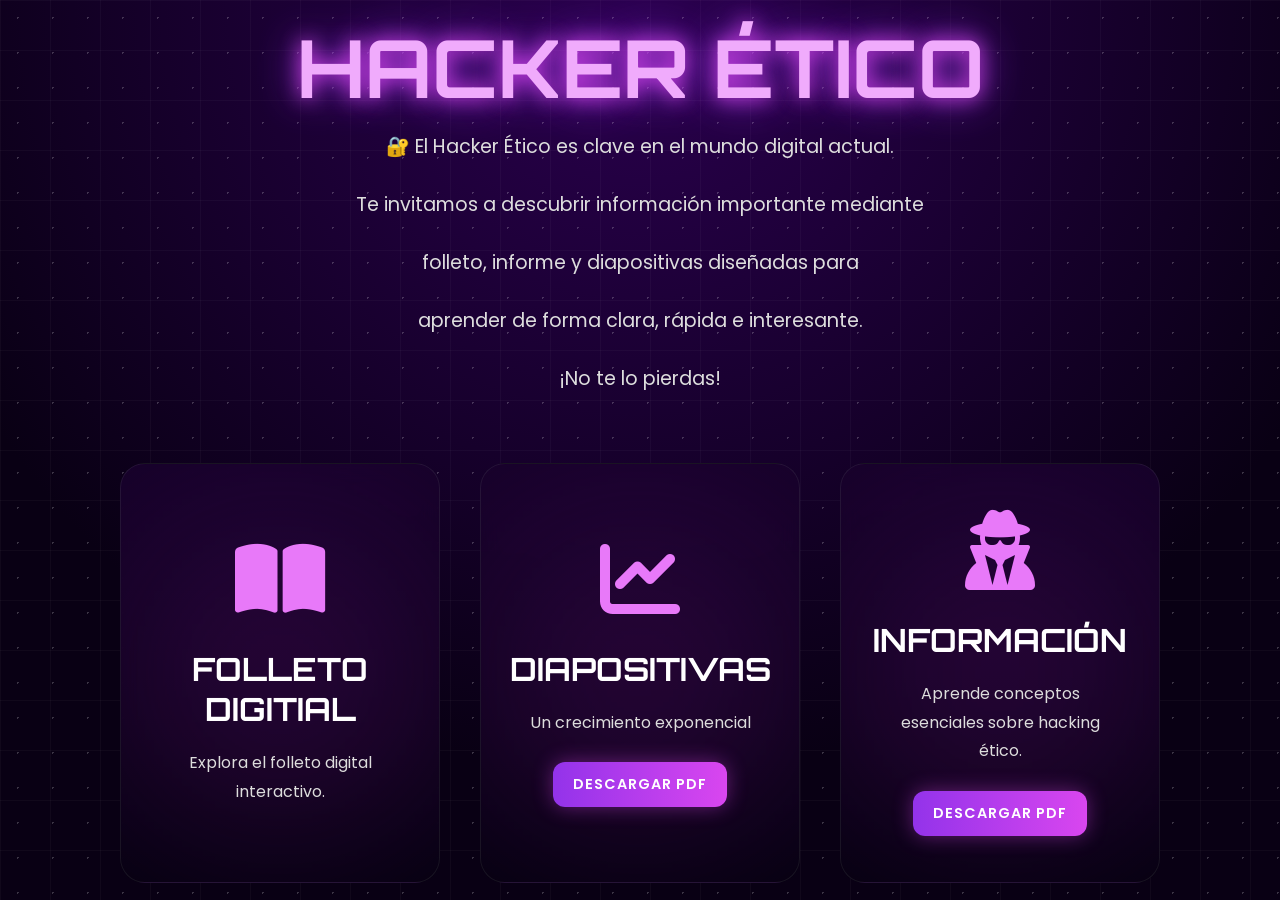
<file: index.html>
<!DOCTYPE html>
<html lang="es">

<head>

  <meta charset="UTF-8">
  <meta name="viewport" content="width=device-width, initial-scale=1.0">

  <title>Hacker Ético - Ciberseguridad</title>

  <!-- CSS -->
  <link rel="stylesheet" href="style.css">

  <!-- ICONOS -->
  <link rel="stylesheet"
  href="https://cdnjs.cloudflare.com/ajax/libs/font-awesome/6.5.1/css/all.min.css">

  <!-- FUENTES -->
  <link rel="preconnect" href="https://fonts.googleapis.com">

  <link href="https://fonts.googleapis.com/css2?family=Orbitron:wght@400;700&family=Poppins:wght@300;400;500;600&display=swap"
  rel="stylesheet">

</head>

<body>

  <!-- FONDO -->
  <div class="background-grid"></div>

  <!-- PARTICULAS -->
  <div class="particles"></div>

  <!-- CONTENIDO -->
  <main class="main-container">

    <!-- TITULO -->
    <section class="hero">

      <h1>
        HACKER ÉTICO
      </h1>

      <p>
        🔐 El Hacker Ético es clave en el mundo digital actual.<br><br>
Te invitamos a descubrir información importante mediante <br><br>folleto, informe y diapositivas diseñadas para <br><br>aprender de forma clara, rápida e interesante. <br><br>¡No te lo pierdas!

      </p>

    </section>

    <!-- TARJETAS -->
    <section class="cards-container">

      <!-- CARD 1 -->
      <a href="./triptico/triptico.html" class="card">

        <div class="glow"></div>

        <i class="fa-solid fa-book-open"></i>

        <h2>FOLLETO DIGITIAL</h2>

        <p>
          Explora el folleto digital interactivo.
        </p>

      </a>

      <!-- CARD 2 -->
      <a download="DIAPOSITIVAS"   href="hacker_etico_o.pdf" class="card info-download">

        <div class="glow"></div>

        <i class="fa-solid fa-chart-line"></i>

        <h2>DIAPOSITIVAS</h2>

        <p>
          Un crecimiento exponencial 
        </p>
         <div class="download-tag">
    DESCARGAR PDF
  </div>


      </a>

      <!-- CARD 3 -->
     <!-- CARD 3 -->
<a  download="INFORMACIÓN"   href="Informe_Hacker_Ético_1.pdf"
   
   class="card info-download">

  <div class="glow"></div>

  <i class="fa-solid fa-user-secret"></i>

  <h2>INFORMACIÓN</h2>

  <p>
    Aprende conceptos esenciales
    sobre hacking ético.
  </p>

  <div class="download-tag">
    DESCARGAR PDF
  </div>

</a>

    </section>

  </main>

  <!-- JS -->
  <script src="script.js"></script>

</body>

</html>
</file>
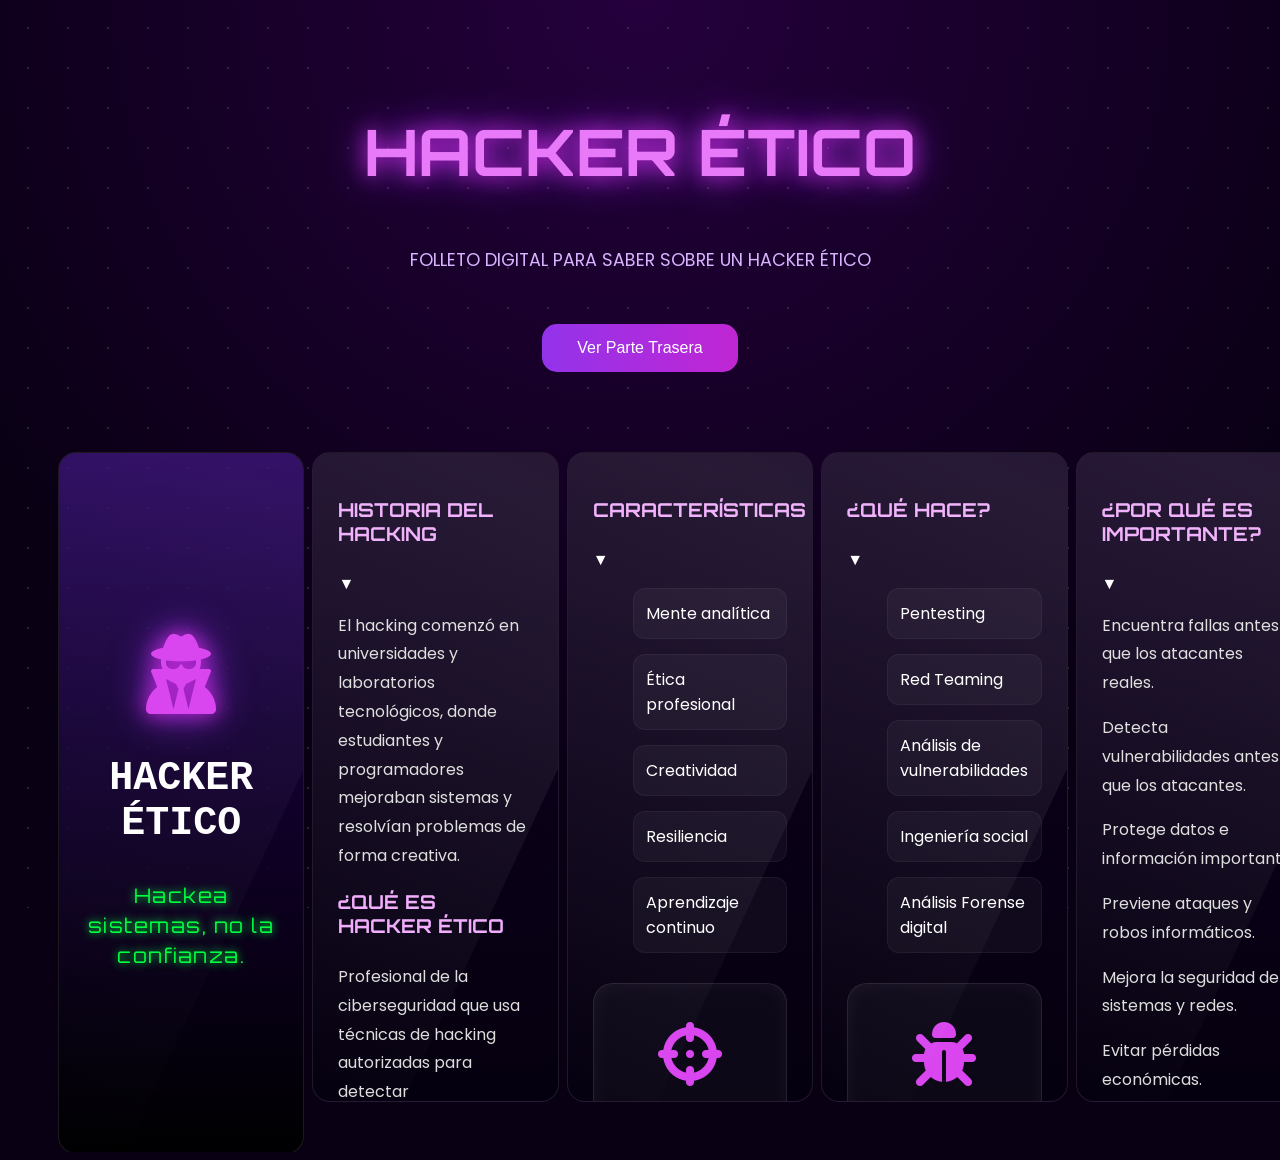
<file: triptico/triptico.html>
<!DOCTYPE html>
<html lang="es">

<head>
  <meta charset="UTF-8" />
  <meta name="viewport" content="width=device-width, initial-scale=1.0" />

  <title>Tríptico Hacker Ético</title>

  <!-- CSS -->
  <link rel="stylesheet" href="style2.css" />

  <!-- ICONOS -->
  <link rel="stylesheet"
    href="https://cdnjs.cloudflare.com/ajax/libs/font-awesome/6.5.1/css/all.min.css" />

  <!-- GOOGLE FONT -->
  <link rel="preconnect" href="https://fonts.googleapis.com">
  <link
    href="https://fonts.googleapis.com/css2?family=Orbitron:wght@400;600;700&family=Poppins:wght@300;400;500;600&display=swap"
    rel="stylesheet">

</head>

<body>

  <!-- PARTICULAS -->
  <div class="particles"></div>

  <!-- TITULO -->
  <section class="hero">

    <h1>HACKER ÉTICO</h1>

    <p>
      FOLLETO DIGITAL PARA SABER SOBRE UN HACKER ÉTICO
    </p>

    <button id="flipButton">
      Ver Parte Trasera
    </button>

  </section>

  <!-- CONTENEDOR GENERAL -->
  <section class="scene">

    <div class="triptico" id="triptico">

      <!-- ============================= -->
      <!-- CARA FRONTAL -->
      <!-- ============================= -->

      <div class="face front">

        <!-- PANEL 1 -->
        <div class="panel portada">

          <div class="overlay"></div>

          <div class="content">

            <div class="icon-big">
              <i class="fa-solid fa-user-secret"></i>
            </div>

            <h2>HACKER<br>ÉTICO</h2>

            <p>
              Hackea sistemas,
              no la confianza.
            </p>

          </div>

        </div>

        <!-- PANEL 2 -->
        <!-- PANEL 2 -->
       <div class="panel">

       <div class="panel-header">
        <h3>HISTORIA DEL HACKING</h3>
        <span>▼</span>
       </div>

       <div class="panel-content">

       <p>
        El hacking comenzó en universidades y laboratorios tecnológicos,
        donde estudiantes y programadores mejoraban sistemas y resolvían
        problemas de forma creativa.
        </p>

      <h3>¿QUÉ ES HACKER ÉTICO</h3>

        <p>
       Profesional de la ciberseguridad
       que usa técnicas de hacking
       autorizadas para detectar
       vulnerabilidades.
       </p>

      <div class="icon-box">
      <i class="fa-solid fa-shield-halved"></i>
      </div>

   </div>

</div>
        <!-- PANEL 3 -->
        <div class="panel">
         <div class="panel-header">

          <h3>CARACTERÍSTICAS</h3>
          <span>▼</span>
         </div>
         <div class="panel-content">
          <ul>

            <li>Mente analítica</li>
            <li>Ética profesional</li>
            <li>Creatividad</li>
            <li>Resiliencia</li>
            <li>Aprendizaje continuo</li>

          </ul>
         

          <div class="icon-box">
            <i class="fa-solid fa-crosshairs"></i>
          </div>
         </div>
        </div>

        <!-- PANEL 4 -->
        <div class="panel">
          <div class="panel-header">
          <h3>¿QUÉ HACE?</h3>
          <span>▼</span>
          </div>
          <div class="panel-content">
          <ul>

            <li>Pentesting</li>
            <li>Red Teaming</li>
            <li>Análisis de vulnerabilidades</li>
            <li>Ingeniería social</li>
            <li>Análisis Forense digital</li>


          </ul>

          <div class="icon-box">
            <i class="fa-solid fa-bug"></i>
          </div>
         </div>
        </div>

        <!-- PANEL 5 -->
        <div class="panel">
          <div class="panel-header">
          <h3>¿POR QUÉ ES IMPORTANTE?</h3>
          <span>▼</span>
          </div>
          <div class="panel-content">
          <p>
            Encuentra fallas antes
            que los atacantes reales.
            
            <p> Detecta vulnerabilidades antes que los atacantes.</p>
            <p> Protege datos e información importante.</p>
            <p> Previene ataques y robos informáticos. </p>
            <p> Mejora la seguridad de sistemas y redes.</p>
            <p> Evitar pérdidas económicas.</p>
            <p> Fortalece la confianza y privacidad digital.</p>

          </p>

          <div class="icon-box">
            <i class="fa-solid fa-lock"></i>
          </div>
          </div>
        </div>

      </div>

      <!-- ============================= -->
      <!-- CARA TRASERA -->
      <!-- ============================= -->

      <div class="face back">

        <!-- PANEL 1 -->
        <div class="panel">
          <div class="panel-header">
          <h3>CICLO HACKING</h3>
          <span>▼</span>
          </div>
          <div class="circle-animation">

            <div class="center-icon">
              <i class="fa-solid fa-user-secret"></i>
            </div>

          </div>
          <div class="panel-content">
          <ul>
            <li>Reconocimiento</li>
            <li>Escaneo</li>
            <li>Enumeración</li>
            <li>Analisis de vulnerabilidades</li>
            <li>Explotación</li>
            <li>Escalada de privilegios</li>
            <li>Reporte y mitigación</li>
          </ul>
          </div>
        </div>

        <!-- PANEL 2 -->
        <div class="panel">
          <div class="panel-header">
          <h3>TIPOS DE HACKERS</h3>
          <span>▼</span>
          </div>
          <div class="panel-content">
          <ul>

            <li>Hacker de sombrero blaco</li>
            <li>Hacker de sombrero gris</li>
            <li>Hacker de sombrero negro</li>
            <li>Script Kiddie</li>
            <li>Hacktivista</li>
            <li>Ciberdelincuente</li>

          </ul>
        </div>
        </div>

        <!-- PANEL 3 -->
        <div class="panel">
          <div class="panel-header">
          <h3>IMPACTO</h3>
          <span>▼</span>
          </div>
          <div class="panel-content">
          <ul>

            <li>Datos protegidos</li>
            <li>Seguridad digital</li>
            <li>Innovación segura</li>

          </ul>

          <div class="icon-box">
            <i class="fa-solid fa-globe"></i>
          </div>
          </div>
        </div>

        <!-- PANEL 4 -->
        <div class="panel">
          <div class="panel-header">
          <h3>MITOS</h3>
          <span>▼</span>
          </div>
          <div class="panel-content">
          <ul>

            <li>Usan capucha y son criminales</li>
            <li>Rompen sistemas por diversion</li>
            <li>Solo trabajan en la "Deep Web"</li>
            <li>Son hackers malos</li>
            <li>REALIDAD: Son profesionales que protegen sistemas informáticos</li>
          </ul>
          </div>
        </div>

        <!-- PANEL 5 -->
        <div class="panel">
          <div class="panel-header">
          <h3>¿DÓNDE TRABAJAN?</h3>
          <span>▼</span>
          </div>
          <div class="panel-content">
          <ul>

            <li>Empresas de tecnología</li>
            <li>Bancos y Fintech</li>
            <li>Gobierno </li>
            <li>Salud</li>
            <li>Energía</li>
            <li>Educación</li>
            <li>Startups</li>

          </ul>
          </div>
        </div>

        <!-- PANEL 6 -->
        <div class="panel final">

          <div class="overlay"></div>
          
          <div class="content">
            <h2>TU FUTURO PUEDE SER LA DIFERENCIA</h2>
            <div class="icon-big">
              <i class="fa-solid fa-skull"></i>
            </div>

            <h2>#HACKER-ÉTICO</h2>

            <p>
              Aprende. Practica.
              Protege.
            </p>

          </div>

        </div>

      </div>

    </div>

  </section>

  <!-- JS -->
  <script src="script.js"></script>

</body>

</html>
</file>
<file: style.css>
/* ========================= */
/* RESET */
/* ========================= */

*{
  margin:0;
  padding:0;
  box-sizing:border-box;
}

body{

  min-height:100vh;

  overflow:hidden;

  font-family:'Poppins', sans-serif;

  background:
  radial-gradient(circle at top,
  #2b0050,
  #090014 70%);

  color:white;

  position:relative;
}

/* ========================= */
/* GRID */
/* ========================= */

.background-grid{

  position:absolute;

  inset:0;

  background-image:
  linear-gradient(rgba(255,255,255,.03) 1px, transparent 1px),
  linear-gradient(90deg, rgba(255,255,255,.03) 1px, transparent 1px);

  background-size:50px 50px;

  z-index:0;
}

/* ========================= */
/* PARTICULAS */
/* ========================= */

.particles{

  position:absolute;

  width:100%;
  height:100%;

  background-image:
  radial-gradient(#ffffff33 1px, transparent 1px);

  background-size:35px 35px;

  animation:moveParticles 20s linear infinite;

  z-index:0;
}

@keyframes moveParticles{

  from{
    transform:translateY(0);
  }

  to{
    transform:translateY(120px);
  }
}

/* ========================= */
/* CONTENEDOR */
/* ========================= */

.main-container{

  position:relative;

  z-index:2;

  width:100%;
  height:100vh;

  display:flex;

  flex-direction:column;

  justify-content:center;
  align-items:center;

  padding:40px;
}

/* ========================= */
/* HERO */
/* ========================= */

.hero{

  text-align:center;

  margin-bottom:70px;
}

.hero h1{

  font-size:5rem;

  font-family:'Orbitron', sans-serif;

  color:#f0abfc;

  text-shadow:
  0 0 20px #d946ef,
  0 0 40px #9333ea;
}

.hero p{

  margin-top:15px;

  font-size:1.2rem;

  color:#ddd;
}

/* ========================= */
/* TARJETAS */
/* ========================= */

.cards-container{

  display:flex;

  gap:40px;

  flex-wrap:wrap;

  justify-content:center;
}

/* ========================= */
/* CARD */
/* ========================= */

.card{

  position:relative;

  width:320px;
  height:420px;

  padding:40px;

  border-radius:25px;

  overflow:hidden;

  text-decoration:none;

  color:white;

  background:
  linear-gradient(
    180deg,
    rgba(20,0,40,.95),
    rgba(5,0,15,.95)
  );

  border:1px solid rgba(255,255,255,.08);

  backdrop-filter:blur(10px);

  display:flex;

  flex-direction:column;

  justify-content:center;
  align-items:center;

  text-align:center;

  transition:.5s;
}

/* ========================= */
/* GLOW */
/* ========================= */

.glow{

  position:absolute;

  width:250px;
  height:250px;

  background:#c026d3;

  filter:blur(120px);

  opacity:.25;

  transition:.5s;
}

/* ========================= */
/* HOVER */
/* ========================= */

.card:hover{

  transform:
  translateY(-15px)
  scale(1.03);

  box-shadow:
  0 0 30px #9333ea,
  0 0 60px #6b21a8;
}

.card:hover .glow{

  transform:scale(1.4);

  opacity:.4;
}

/* ========================= */
/* ICONOS */
/* ========================= */

.card i{

  font-size:5rem;

  margin-bottom:30px;

  color:#e879f9;

  z-index:2;
}

/* ========================= */
/* TITULOS */
/* ========================= */

.card h2{

  font-family:'Orbitron', sans-serif;

  margin-bottom:20px;

  font-size:2rem;

  z-index:2;
}

/* ========================= */
/* TEXTO */
/* ========================= */

.card p{

  line-height:1.8;

  color:#ddd;

  z-index:2;
}

/* ========================= */
/* RESPONSIVE */
/* ========================= */

@media(max-width:1100px){

  body{

    overflow:auto;
  }

  .main-container{

    height:auto;

    padding:80px 20px;
  }

  .cards-container{

    flex-direction:column;
    align-items:center;
  }

  .hero h1{

    font-size:3rem;
  }

}

/* ========================= */
/* DESCARGA PDF */
/* ========================= */

.download-tag{

  margin-top:25px;

  padding:12px 20px;

  border-radius:12px;

  background:
  linear-gradient(
    90deg,
    #9333ea,
    #d946ef
  );

  font-size:.9rem;

  font-weight:600;

  letter-spacing:1px;

  box-shadow:
  0 0 20px rgba(217,70,239,.4);

  transition:.4s;

  z-index:2;
}

.info-download:hover .download-tag{

  transform:scale(1.08);

  box-shadow:
  0 0 30px #d946ef;
}
</file>
<file: triptico/style2.css>
{
  margin:0;
  padding:0;
  box-sizing:border-box;
}

body{

  background:
  radial-gradient(circle at top,
  #25003d,
  #090014 60%);

  min-height:100vh;

  overflow-x:hidden;

  font-family:'Poppins', sans-serif;

  color:white;
}

/* HERO */

.hero{

  text-align:center;

  padding:50px 20px 30px;
}

.hero h1{

  font-size:4rem;

  font-family:'Orbitron', sans-serif;

  color:#e879f9;

  text-shadow:
  0 0 20px #c026d3,
  0 0 40px #9333ea;
}

.hero p{

  margin-top:15px;

  color:#d8b4fe;

  font-size:1.1rem;
}

button{

  margin-top:30px;

  padding:15px 35px;

  border:none;

  border-radius:15px;

  background:
  linear-gradient(
    90deg,
    #9333ea,
    #c026d3
  );

  color:white;

  font-size:1rem;

  cursor:pointer;

  transition:.4s;
}

button:hover{

  transform:scale(1.08);

  box-shadow:
  0 0 20px #d946ef;
}

/* ESCENA */

.scene{

  width:100%;

  display:flex;

  justify-content:center;

  perspective:3000px;

  padding:50px;
}

/* TRIPTICO */

.triptico{

  position:relative;

  width:1800px;

  height:650px;

  transform-style:preserve-3d;

  transition:1.5s;
}

/* GIRAR */

.triptico.flip{

  transform:rotateY(180deg);
}

/* CARAS */

.face{

  position:absolute;

  width:100%;
  height:100%;

  display:flex;

  justify-content:center;
  align-items:stretch;

  gap:8px;

  backface-visibility:hidden;
}

/* PARTE TRASERA */

/* PARTE TRASERA DESKTOP */

.back{

  transform:rotateY(180deg);
}

/* MOBILE */

@media (max-width:768px){

  .back{

    transform:none;
  }

}
/* PANELES */

.panel{

  flex:1;

  position:relative;

  overflow:hidden;

  border-radius:18px;

  padding:25px;

  background:
  linear-gradient(
    180deg,
    rgba(16,0,32,.95),
    rgba(5,0,15,.95)
  );

  border:1px solid rgba(255,255,255,.1);

  backdrop-filter:blur(10px);

  transition:.6s;
}

/* EFECTO ACORDEON */

.panel:hover{

  flex:1.8;

  transform:translateY(-15px);

  box-shadow:
  0 0 30px #9333ea,
  0 0 60px #7e22ce;
}

/* BRILLO */

.panel::before{

  content:"";

  position:absolute;

  top:-100%;

  left:-50%;

  width:200%;
  height:200%;

  background:
  linear-gradient(
    transparent,
    rgba(255,255,255,.1),
    transparent
  );

  transform:rotate(25deg);

  animation:shine 6s linear infinite;
}

@keyframes shine{

  0%{
    top:-100%;
  }

  100%{
    top:100%;
  }
}

/* TITULOS */

h2,h3{

  font-family:'Orbitron', sans-serif;
}

h3{

  color:#f0abfc;

  margin-bottom:25px;

  font-size:1.2rem;
}

/* PORTADA */

.portada{

  background:
  linear-gradient(
    rgba(0,0,0,.5),
    rgba(0,0,0,.8)
  ),
  url("https://images.unsplash.com/photo-1510511459019-5dda7724fd87?q=80&w=1200&auto=format&fit=crop");

  background-size:cover;
  background-position:center;
}

/* FINAL */

.final{

  background:
  linear-gradient(
    rgba(0,0,0,.5),
    rgba(0,0,0,.8)
  ),
  url("https://images.unsplash.com/photo-1516321318423-f06f85e504b3?q=80&w=1200&auto=format&fit=crop");

  background-size:cover;
  background-position:center;
}

/* OVERLAY */

.overlay{

  position:absolute;
  inset:0;

  background:
  linear-gradient(
    rgba(98,0,255,.3),
    rgba(0,0,0,.7)
  );
}

/* CONTENIDO */

.content{

  position:relative;
  z-index:2;

  height:100%;

  display:flex;

  flex-direction:column;

  justify-content:center;
  align-items:center;

  text-align:center;
}

.content h2{

  font-size:3rem;

  color:white;

  margin:20px 0;
}

/* ICONOS */

.icon-big{

  font-size:5rem;

  color:#d946ef;

  text-shadow:
  0 0 20px #c026d3,
  0 0 40px #9333ea;
}

.icon-box{

  margin-top:30px;

  height:140px;

  border-radius:20px;

  border:1px solid rgba(255,255,255,.1);

  display:flex;

  justify-content:center;
  align-items:center;

  font-size:4rem;

  color:#d946ef;

  background:
  rgba(255,255,255,.03);

  box-shadow:
  inset 0 0 20px rgba(255,255,255,.05);
}

/* TEXTO */

p{

  line-height:1.8;

  color:#ddd;
}

ul{

  list-style:none;
}

ul li{

  margin-bottom:15px;

  padding:12px;

  border-radius:12px;

  background:
  rgba(255,255,255,.04);

  border:1px solid rgba(255,255,255,.05);

  transition:.4s;
}

ul li:hover{

  transform:translateX(10px);

  background:
  rgba(168,85,247,.2);
}

/* CIRCULO */

.circle-animation{

  width:200px;
  height:200px;

  margin:auto;

  border-radius:80%;

  border:2px solid #c026d3;

  display:flex;

  justify-content:center;
  align-items:center;

  animation:rotate 12s linear infinite;

  margin-top:50px;
}

.center-icon{

  font-size:4rem;

  color:#d946ef;
}

@keyframes rotate{

  from{
    transform:rotate(0deg);
  }

  to{
    transform:rotate(360deg);
  }
}

/* PARTICULAS */

.particles{

  position:fixed;

  width:100%;
  height:100%;

  background-image:
  radial-gradient(#ffffff22 1px, transparent 1px);

  background-size:40px 40px;

  z-index:-1;

  animation:moveBg 30s linear infinite;
}

@keyframes moveBg{

  from{
    transform:translateY(0);
  }

  to{
    transform:translateY(100px);
  }
}

/* RESPONSIVE */

@media(max-width:1600px){

  .scene{

    overflow-x:auto;
  }

  .triptico{

    width:1700px;
  }
}

@media(max-width:900px){

  .hero h1{

    font-size:2.5rem;
  }

  .scene{

    padding:20px;
  }

}
@media (max-width:768px){

  .panel{
    min-height:200px;
    padding:15px;
  }

}


/* Estilos generales para la portada */
.portada {
  /* Tus estilos existentes aquí */
  position: relative;
  height: 100%;
  display: flex;
  justify-content: center;
  align-items: center;
  text-align: center;
}

/* EL CAMBIO DE ESTILO QUE BUSCAS */
.portada p {
  font-family: 'Orbitron', sans-serif; /* Fuente estilo Cyberpunk/Tech */
  font-size: 1.25rem;
  font-weight: 400;
  color: #00ff41; /* Verde neón */
  text-shadow: 0 0 8px #00ff41; /* Efecto de brillo */
  letter-spacing: 1.5px;
  margin-top: 15px; /* Un poco de espacio con el título */
  line-height: 1.5; /* Mejor lectura en móvil */
}

/* Opcional: Si quieres que el título tenga otra fuente diferente */
.portada h2 {
  font-family: 'Courier New', monospace;
  font-size: 2.5rem;
  color: #ffffff;
}


/* =========================================
   MOBILE RESPONSIVE
========================================= */

@media (max-width:768px){

  body{
    overflow-x:hidden;
  }

  .scene{
    padding:10px;
    perspective:none;
  }

  /* TRIPTICO */

  .triptico{

    width:100%;
    height:auto;

    transform:none !important;
  }

  /* CARAS */

  .face{

    position:relative;

    flex-direction:column;

    gap:15px;

    height:auto;

    backface-visibility:visible;
  }

  /* MOSTRAR SOLO FRONT */

  .face.front{
    display:flex;
  }

  .face.back{
    display:none;
  }

  /* CUANDO CAMBIA */

  .triptico.mobile-flip .face.front{
    display:none;
  }

  .triptico.mobile-flip .face.back{
    display:flex;
  }

  /* PANELES */

  .panel{

    flex:none !important;

    width:100%;

    min-height:auto;

    padding:0;

    overflow:hidden;

    transition:.5s;
  }

  /* QUITAR HOVER */

  .panel:hover{

    flex:none;

    transform:none;

    box-shadow:none;
  }

  /* HEADER */

  .panel-header{

    padding:18px 20px;

    display:flex;

    justify-content:space-between;
    align-items:center;

    cursor:pointer;

    background:
    rgba(255,255,255,.03);
  }

  .panel-header h3{

    margin:0;

    font-size:1rem;
  }

  .panel-header span{

    color:#d946ef;

    transition:.4s;
  }

  /* CONTENIDO */

  .panel-content{

    max-height:0;

    overflow:hidden;

    transition:max-height .5s ease;

    padding:0 20px;
  }

  /* ACTIVO */

  .panel.active .panel-content{

    max-height:1200px;

    padding:20px;
  }

  .panel.active .panel-header span{

    transform:rotate(180deg);
  }

  /* AJUSTES */

  .content h2{

    font-size:2rem;
  }

  .icon-big{

    font-size:3rem;
  }

  .icon-box{

    height:100px;

    font-size:2.5rem;
  }

  .circle-animation{

    width:140px;
    height:140px;
  }

}
</file>
